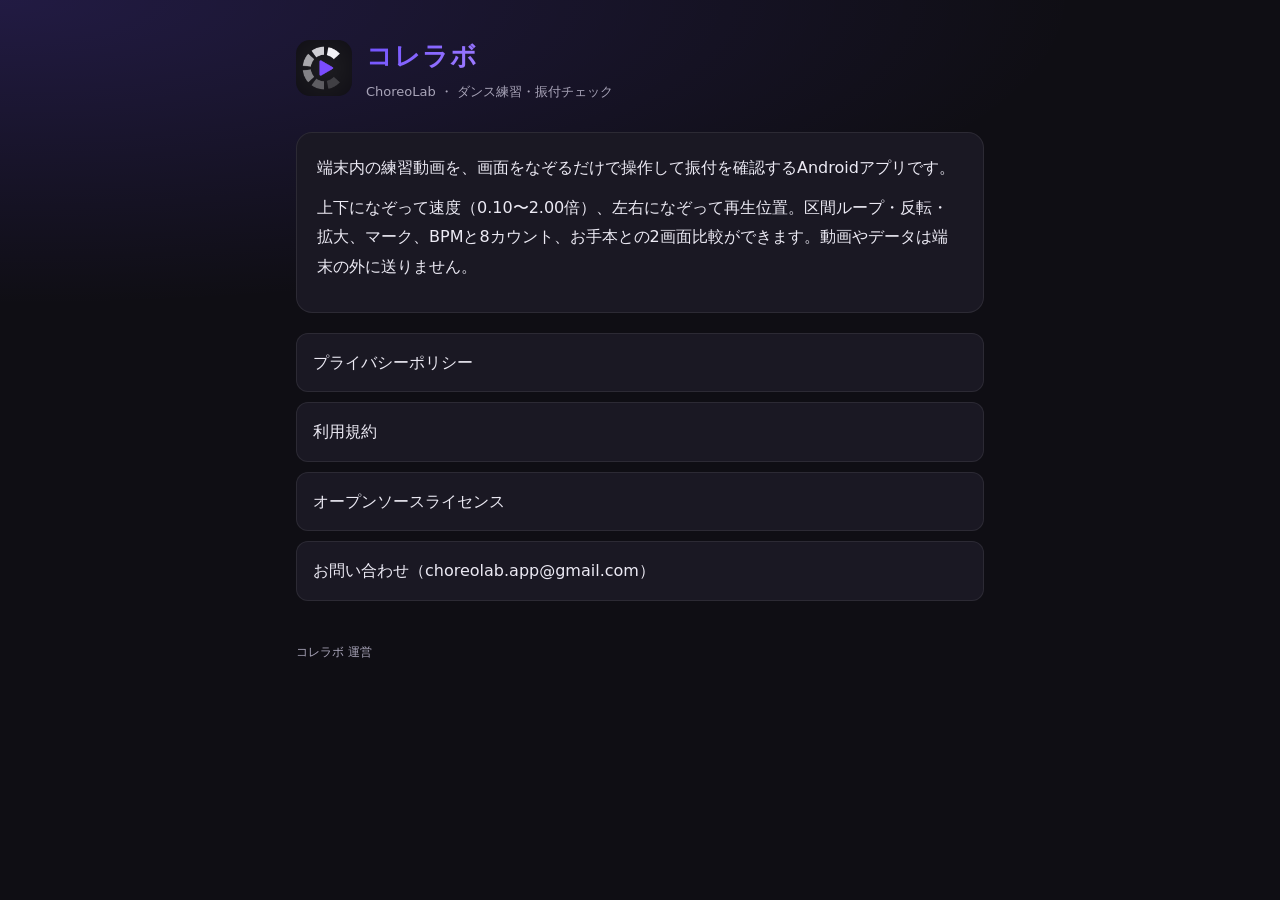
<file: index.html>
<!doctype html>
<html lang="ja">
<head>
<meta charset="utf-8">
<meta name="viewport" content="width=device-width, initial-scale=1">
<title>コレラボ -ChoreoLab- ダンス練習・振付チェック</title>
<meta name="description" content="端末内の練習動画を、画面をなぞるだけで操作して振付を確認するAndroidアプリ">
<link rel="icon" href="icon.png">
<link rel="stylesheet" href="style.css">
</head>
<body>
<main>
<header>
  <img src="icon.png" alt="">
  <div>
    <p class="brand">コレラボ</p>
    <p class="sub">ChoreoLab ・ ダンス練習・振付チェック</p>
  </div>
</header>
<div class="card">
<p>端末内の練習動画を、画面をなぞるだけで操作して振付を確認するAndroidアプリです。</p>
<p>上下になぞって速度（0.10〜2.00倍）、左右になぞって再生位置。区間ループ・反転・拡大、マーク、BPMと8カウント、お手本との2画面比較ができます。動画やデータは端末の外に送りません。</p>
</div>
<ul class="links">
  <li><a href="privacy.html">プライバシーポリシー</a></li>
  <li><a href="terms.html">利用規約</a></li>
  <li><a href="licenses.html">オープンソースライセンス</a></li>
  <li><a href="mailto:choreolab.app@gmail.com">お問い合わせ（choreolab.app@gmail.com）</a></li>
</ul>
<footer>コレラボ 運営</footer>
</main>
</body>
</html>
</file>
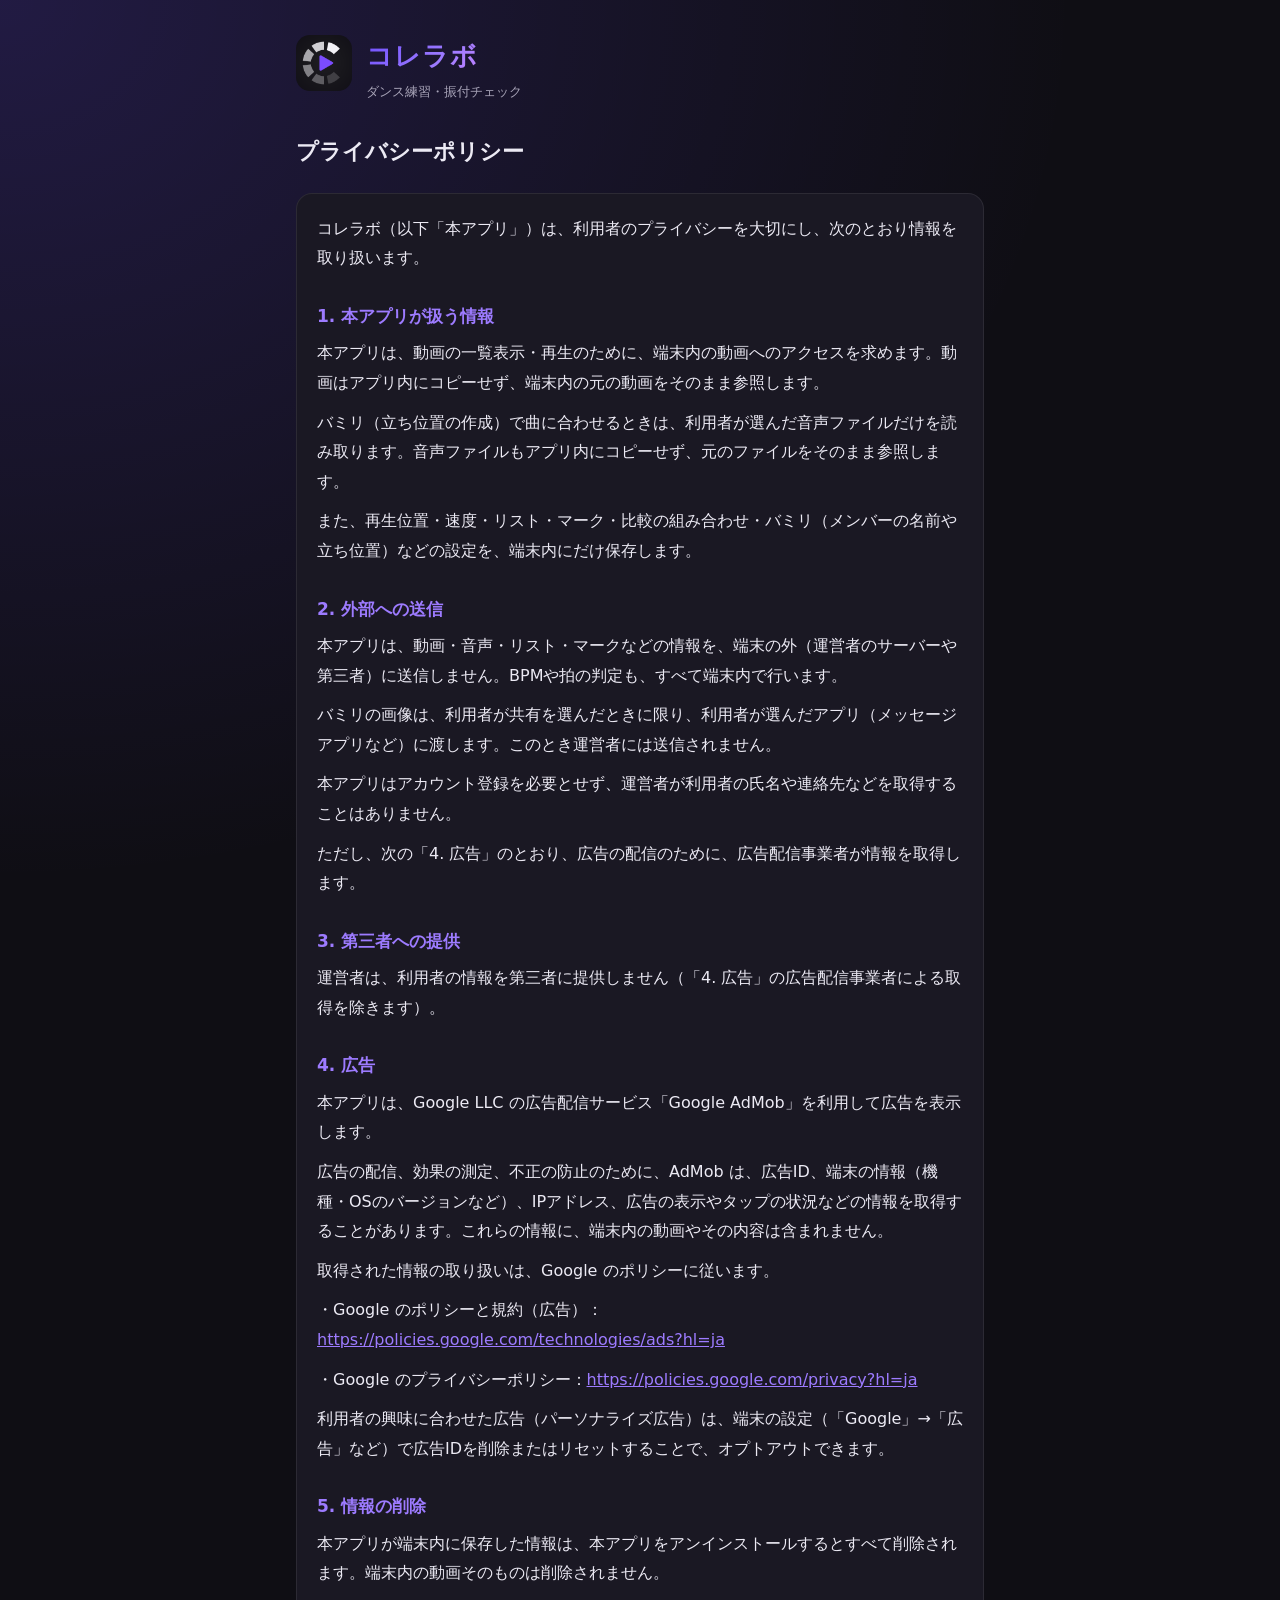
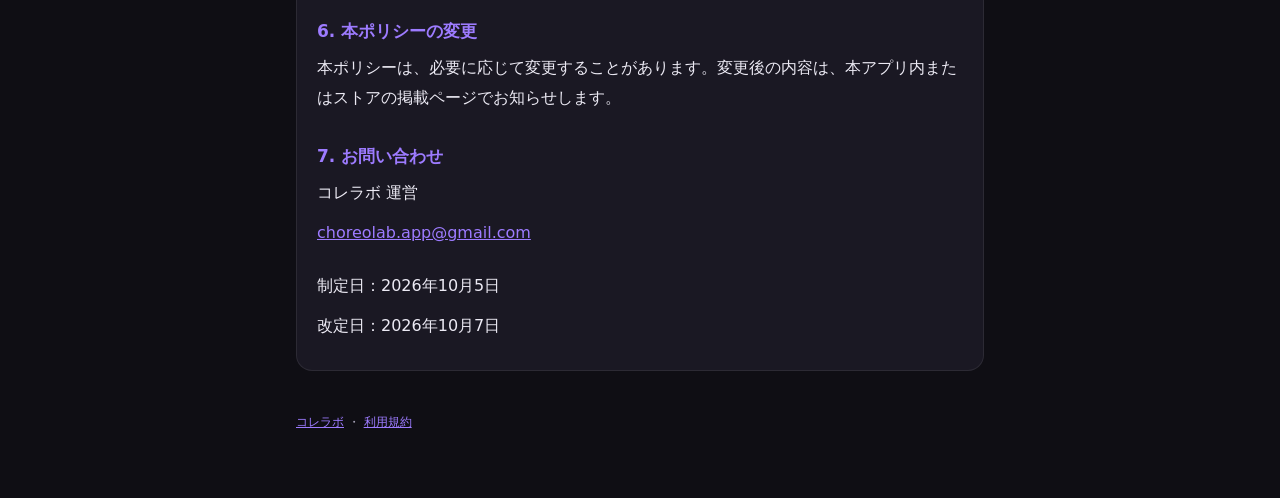
<file: privacy.html>
<!doctype html>
<html lang="ja">
<head>
<meta charset="utf-8">
<meta name="viewport" content="width=device-width, initial-scale=1">
<title>プライバシーポリシー | コレラボ</title>
<link rel="icon" href="icon.png">
<link rel="stylesheet" href="style.css">
</head>
<body>
<main>
<header>
  <a href="./"><img src="icon.png" alt=""></a>
  <div>
    <p class="brand">コレラボ</p>
    <p class="sub">ダンス練習・振付チェック</p>
  </div>
</header>
<!-- 本文は lib/ui/legal_texts.dart の privacyPolicy と同じ（test/legal_site_test.dart で確認） -->
<h1>プライバシーポリシー</h1>
<div class="card">
<p>コレラボ（以下「本アプリ」）は、利用者のプライバシーを大切にし、次のとおり情報を取り扱います。</p>

<h2>1. 本アプリが扱う情報</h2>
<p>本アプリは、動画の一覧表示・再生のために、端末内の動画へのアクセスを求めます。動画はアプリ内にコピーせず、端末内の元の動画をそのまま参照します。</p>
<p>バミリ（立ち位置の作成）で曲に合わせるときは、利用者が選んだ音声ファイルだけを読み取ります。音声ファイルもアプリ内にコピーせず、元のファイルをそのまま参照します。</p>
<p>また、再生位置・速度・リスト・マーク・比較の組み合わせ・バミリ（メンバーの名前や立ち位置）などの設定を、端末内にだけ保存します。</p>

<h2>2. 外部への送信</h2>
<p>本アプリは、動画・音声・リスト・マークなどの情報を、端末の外（運営者のサーバーや第三者）に送信しません。BPMや拍の判定も、すべて端末内で行います。</p>
<p>バミリの画像は、利用者が共有を選んだときに限り、利用者が選んだアプリ（メッセージアプリなど）に渡します。このとき運営者には送信されません。</p>
<p>本アプリはアカウント登録を必要とせず、運営者が利用者の氏名や連絡先などを取得することはありません。</p>
<p>ただし、次の「4. 広告」のとおり、広告の配信のために、広告配信事業者が情報を取得します。</p>

<h2>3. 第三者への提供</h2>
<p>運営者は、利用者の情報を第三者に提供しません（「4. 広告」の広告配信事業者による取得を除きます）。</p>

<h2>4. 広告</h2>
<p>本アプリは、Google LLC の広告配信サービス「Google AdMob」を利用して広告を表示します。</p>
<p>広告の配信、効果の測定、不正の防止のために、AdMob は、広告ID、端末の情報（機種・OSのバージョンなど）、IPアドレス、広告の表示やタップの状況などの情報を取得することがあります。これらの情報に、端末内の動画やその内容は含まれません。</p>
<p>取得された情報の取り扱いは、Google のポリシーに従います。</p>
<p>・Google のポリシーと規約（広告）：<a href="https://policies.google.com/technologies/ads?hl=ja">https://policies.google.com/technologies/ads?hl=ja</a></p>
<p>・Google のプライバシーポリシー：<a href="https://policies.google.com/privacy?hl=ja">https://policies.google.com/privacy?hl=ja</a></p>
<p>利用者の興味に合わせた広告（パーソナライズ広告）は、端末の設定（「Google」→「広告」など）で広告IDを削除またはリセットすることで、オプトアウトできます。</p>

<h2>5. 情報の削除</h2>
<p>本アプリが端末内に保存した情報は、本アプリをアンインストールするとすべて削除されます。端末内の動画そのものは削除されません。</p>

<h2>6. 本ポリシーの変更</h2>
<p>本ポリシーは、必要に応じて変更することがあります。変更後の内容は、本アプリ内またはストアの掲載ページでお知らせします。</p>

<h2>7. お問い合わせ</h2>
<p>コレラボ 運営</p>
<p><a href="mailto:choreolab.app@gmail.com">choreolab.app@gmail.com</a></p>

<p style="margin-top: 24px">制定日：2026年10月5日</p>
<p>改定日：2026年10月7日</p>
</div>
<footer><a href="./">コレラボ</a> ・ <a href="terms.html">利用規約</a></footer>
</main>
</body>
</html>
</file>
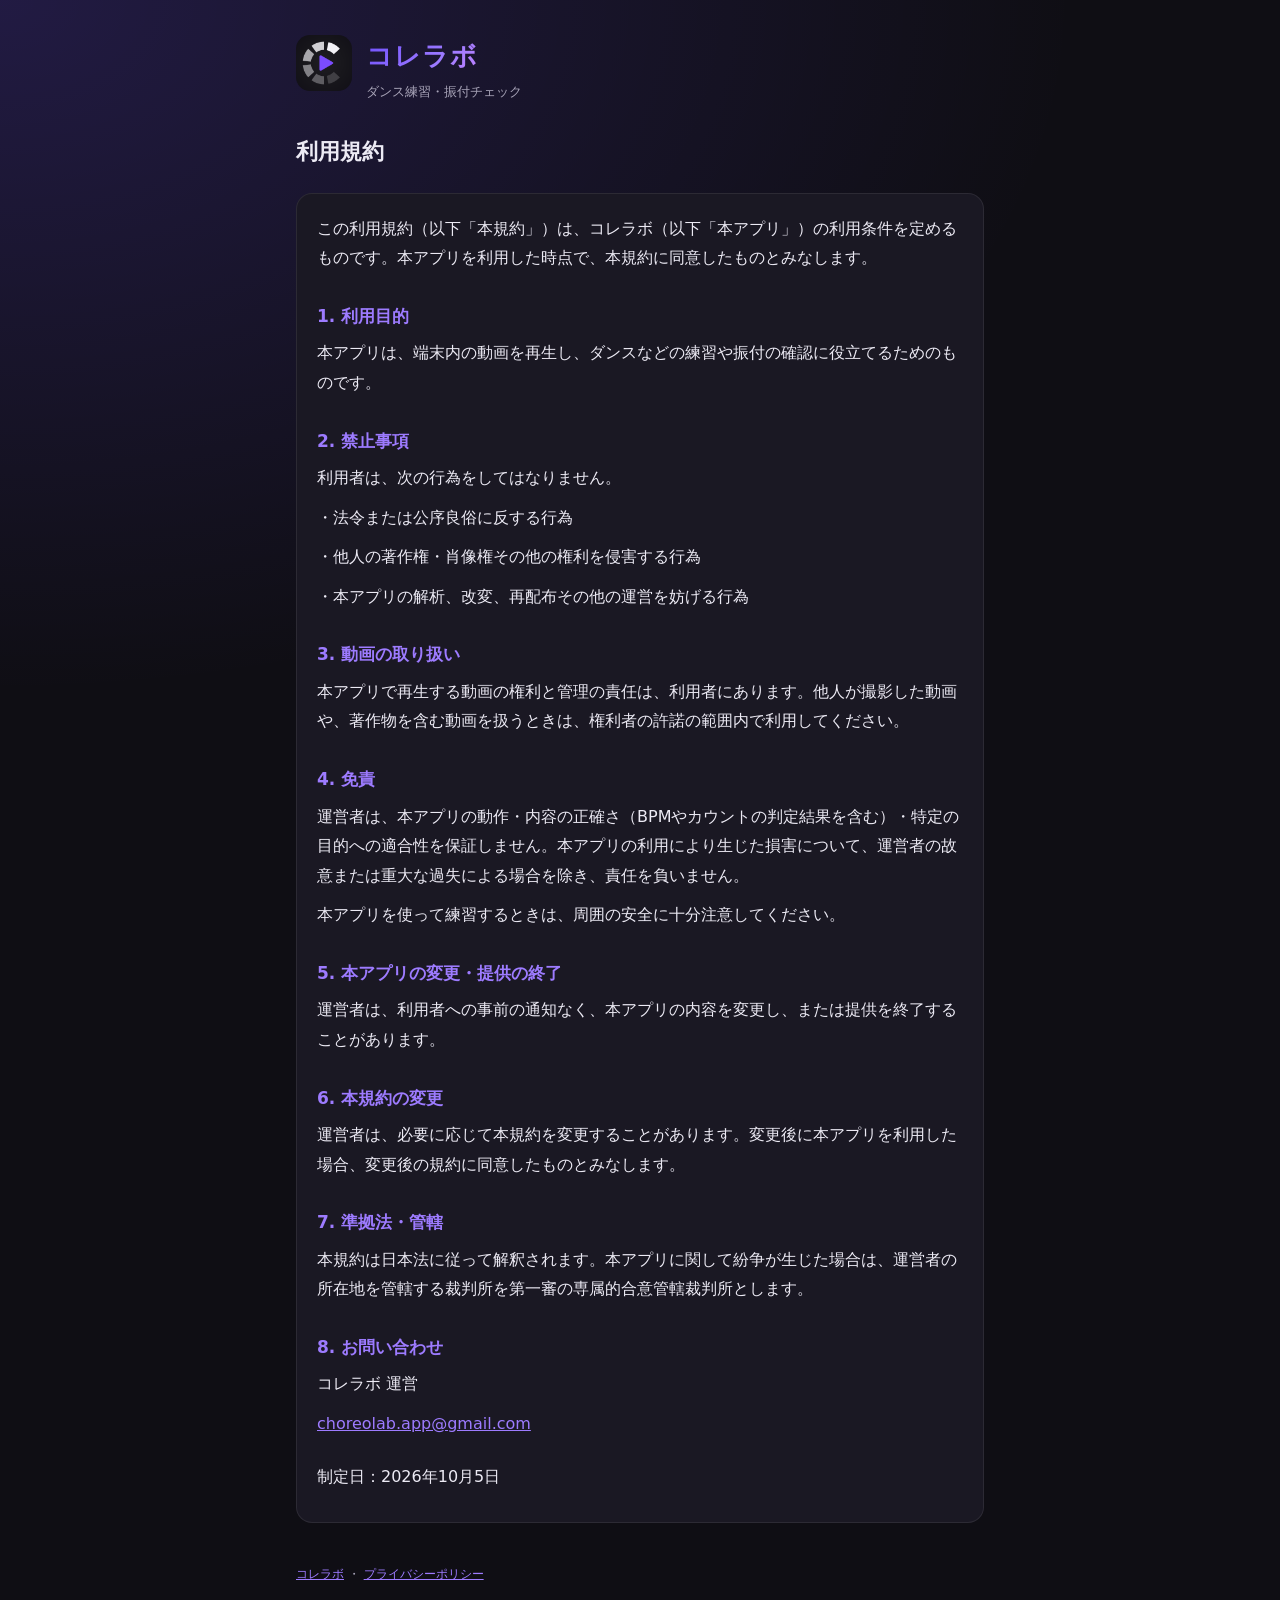
<file: terms.html>
<!doctype html>
<html lang="ja">
<head>
<meta charset="utf-8">
<meta name="viewport" content="width=device-width, initial-scale=1">
<title>利用規約 | コレラボ</title>
<link rel="icon" href="icon.png">
<link rel="stylesheet" href="style.css">
</head>
<body>
<main>
<header>
  <a href="./"><img src="icon.png" alt=""></a>
  <div>
    <p class="brand">コレラボ</p>
    <p class="sub">ダンス練習・振付チェック</p>
  </div>
</header>
<!-- 本文は lib/ui/legal_texts.dart の termsOfUse と同じ（test/legal_site_test.dart で確認） -->
<h1>利用規約</h1>
<div class="card">
<p>この利用規約（以下「本規約」）は、コレラボ（以下「本アプリ」）の利用条件を定めるものです。本アプリを利用した時点で、本規約に同意したものとみなします。</p>

<h2>1. 利用目的</h2>
<p>本アプリは、端末内の動画を再生し、ダンスなどの練習や振付の確認に役立てるためのものです。</p>

<h2>2. 禁止事項</h2>
<p>利用者は、次の行為をしてはなりません。</p>
<p>・法令または公序良俗に反する行為</p>
<p>・他人の著作権・肖像権その他の権利を侵害する行為</p>
<p>・本アプリの解析、改変、再配布その他の運営を妨げる行為</p>

<h2>3. 動画の取り扱い</h2>
<p>本アプリで再生する動画の権利と管理の責任は、利用者にあります。他人が撮影した動画や、著作物を含む動画を扱うときは、権利者の許諾の範囲内で利用してください。</p>

<h2>4. 免責</h2>
<p>運営者は、本アプリの動作・内容の正確さ（BPMやカウントの判定結果を含む）・特定の目的への適合性を保証しません。本アプリの利用により生じた損害について、運営者の故意または重大な過失による場合を除き、責任を負いません。</p>
<p>本アプリを使って練習するときは、周囲の安全に十分注意してください。</p>

<h2>5. 本アプリの変更・提供の終了</h2>
<p>運営者は、利用者への事前の通知なく、本アプリの内容を変更し、または提供を終了することがあります。</p>

<h2>6. 本規約の変更</h2>
<p>運営者は、必要に応じて本規約を変更することがあります。変更後に本アプリを利用した場合、変更後の規約に同意したものとみなします。</p>

<h2>7. 準拠法・管轄</h2>
<p>本規約は日本法に従って解釈されます。本アプリに関して紛争が生じた場合は、運営者の所在地を管轄する裁判所を第一審の専属的合意管轄裁判所とします。</p>

<h2>8. お問い合わせ</h2>
<p>コレラボ 運営</p>
<p><a href="mailto:choreolab.app@gmail.com">choreolab.app@gmail.com</a></p>

<p style="margin-top: 24px">制定日：2026年10月5日</p>
</div>
<footer><a href="./">コレラボ</a> ・ <a href="privacy.html">プライバシーポリシー</a></footer>
</main>
</body>
</html>
</file>
<file: style.css>
/* ChoreoLab の公開ページ（プライバシーポリシー・利用規約）。アプリと同じ「ネオンのステージ」の色 */
:root {
  --bg: #0F0E14;
  --surface: #1A1823;
  --text: #ECEAF4;
  --muted: #A8A4B8;
  --primary: #9D7BFF;
  --deep: #6C4DFF;
  --accent: #E08BFF;
}
* { box-sizing: border-box; }
html { -webkit-text-size-adjust: 100%; }
body {
  margin: 0;
  background: var(--bg) radial-gradient(120% 60% at 0% 0%, rgba(108, 77, 255, 0.2), rgba(15, 14, 20, 0) 70%) no-repeat;
  color: var(--text);
  font-family: system-ui, -apple-system, "Hiragino Sans", "Noto Sans JP", "Yu Gothic UI", sans-serif;
  line-height: 1.85;
}
main { max-width: 720px; margin: 0 auto; padding: 32px 16px 64px; }
header { display: flex; align-items: center; gap: 14px; margin-bottom: 28px; }
header img { width: 56px; height: 56px; border-radius: 14px; }
header a { text-decoration: none; }
.brand {
  font-size: 26px; font-weight: 800; letter-spacing: 0.04em; margin: 0;
  background: linear-gradient(135deg, var(--deep), var(--primary), var(--accent));
  -webkit-background-clip: text; background-clip: text; color: transparent;
}
.sub { margin: 0; color: var(--muted); font-size: 13px; }
h1 { font-size: 22px; margin: 0 0 20px; }
h2 { font-size: 17px; margin: 28px 0 6px; color: var(--primary); }
p { margin: 0 0 10px; overflow-wrap: anywhere; }
a { color: var(--primary); }
.card { background: var(--surface); border: 1px solid rgba(255, 255, 255, 0.08); border-radius: 16px; padding: 20px; }
.links { list-style: none; padding: 0; margin: 20px 0 0; display: grid; gap: 10px; }
.links a { display: block; padding: 14px 16px; border-radius: 12px; background: var(--surface); border: 1px solid rgba(255, 255, 255, 0.08); text-decoration: none; color: var(--text); }
footer { margin-top: 40px; color: var(--muted); font-size: 12px; }
.licenses { margin-top: 20px; display: grid; gap: 8px; }
.licenses details { background: var(--surface); border: 1px solid rgba(255, 255, 255, 0.08); border-radius: 12px; padding: 10px 14px; }
.licenses summary { cursor: pointer; font-weight: 600; overflow-wrap: anywhere; }
.licenses .names { margin: 8px 0 0; color: var(--muted); font-size: 12px; }
.licenses pre { margin: 10px 0 4px; white-space: pre-wrap; overflow-wrap: anywhere; font-size: 11px; line-height: 1.5; color: var(--muted); }
</file>
